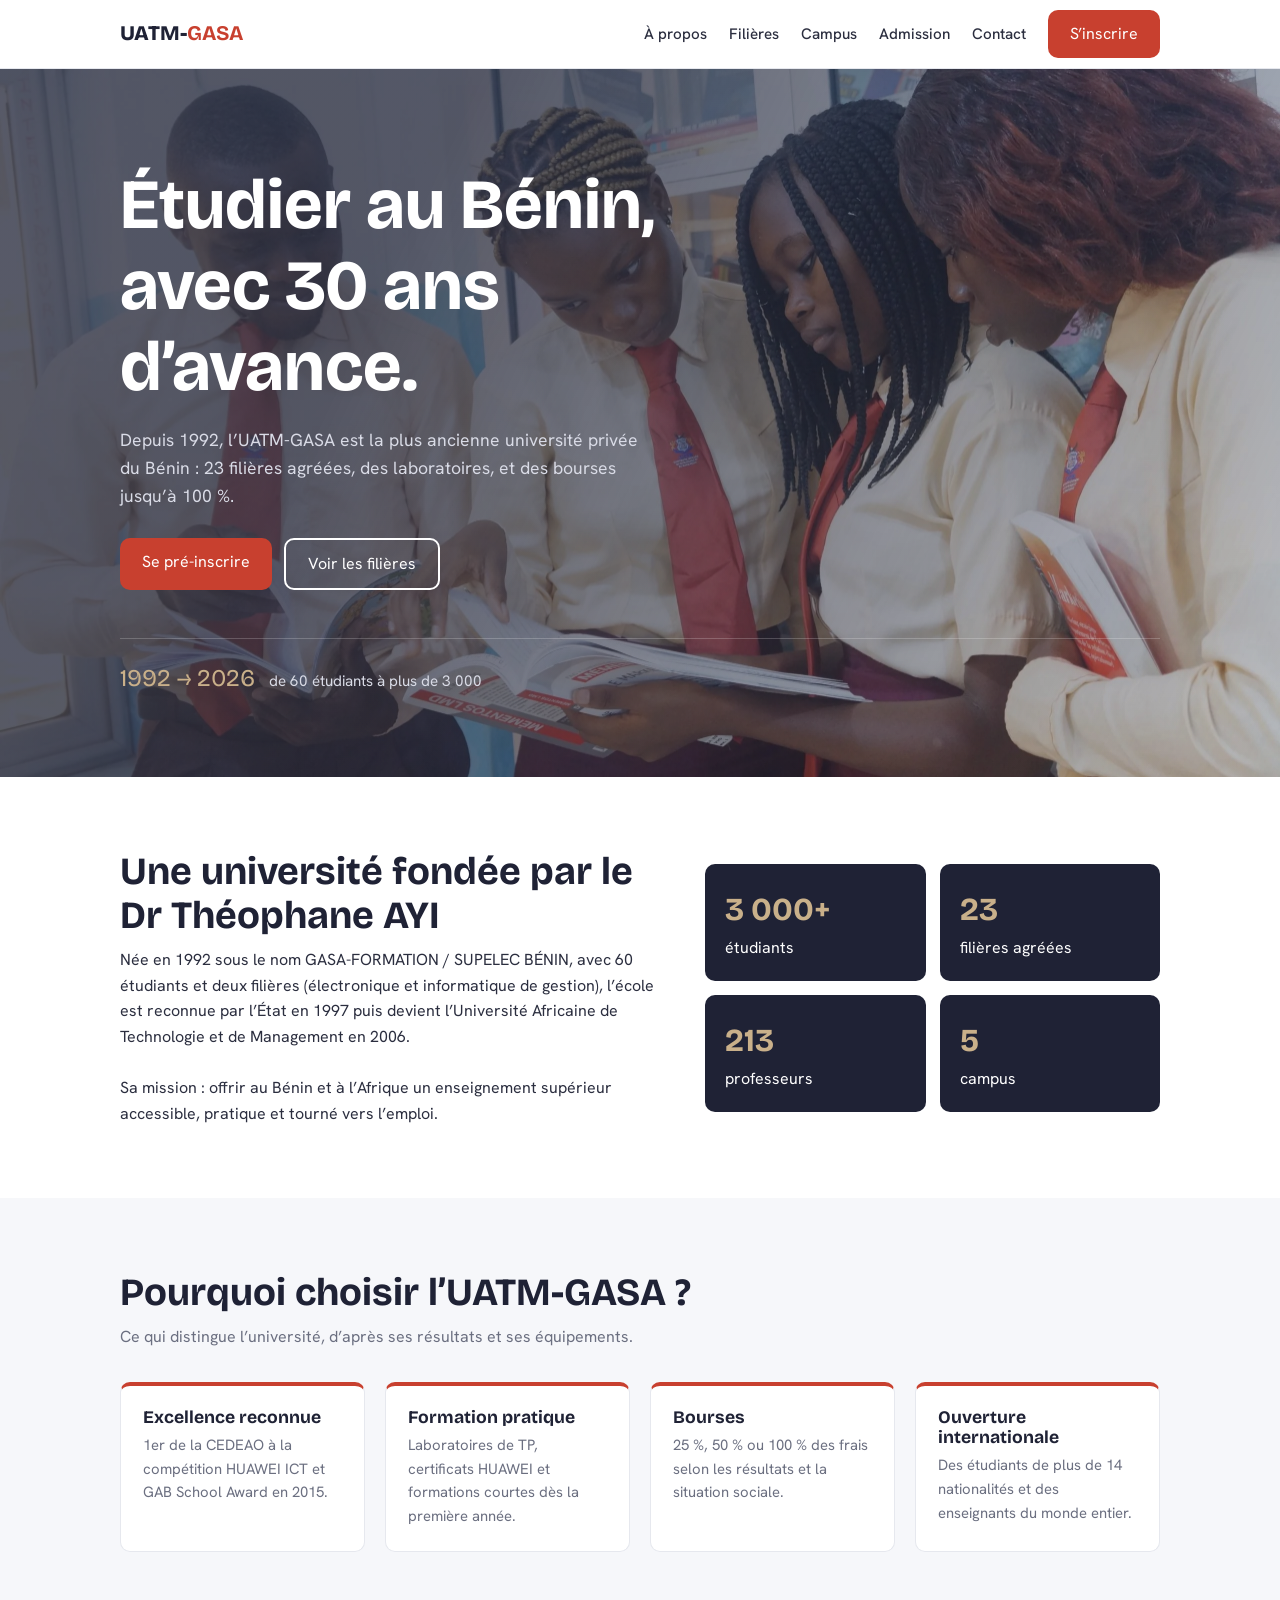
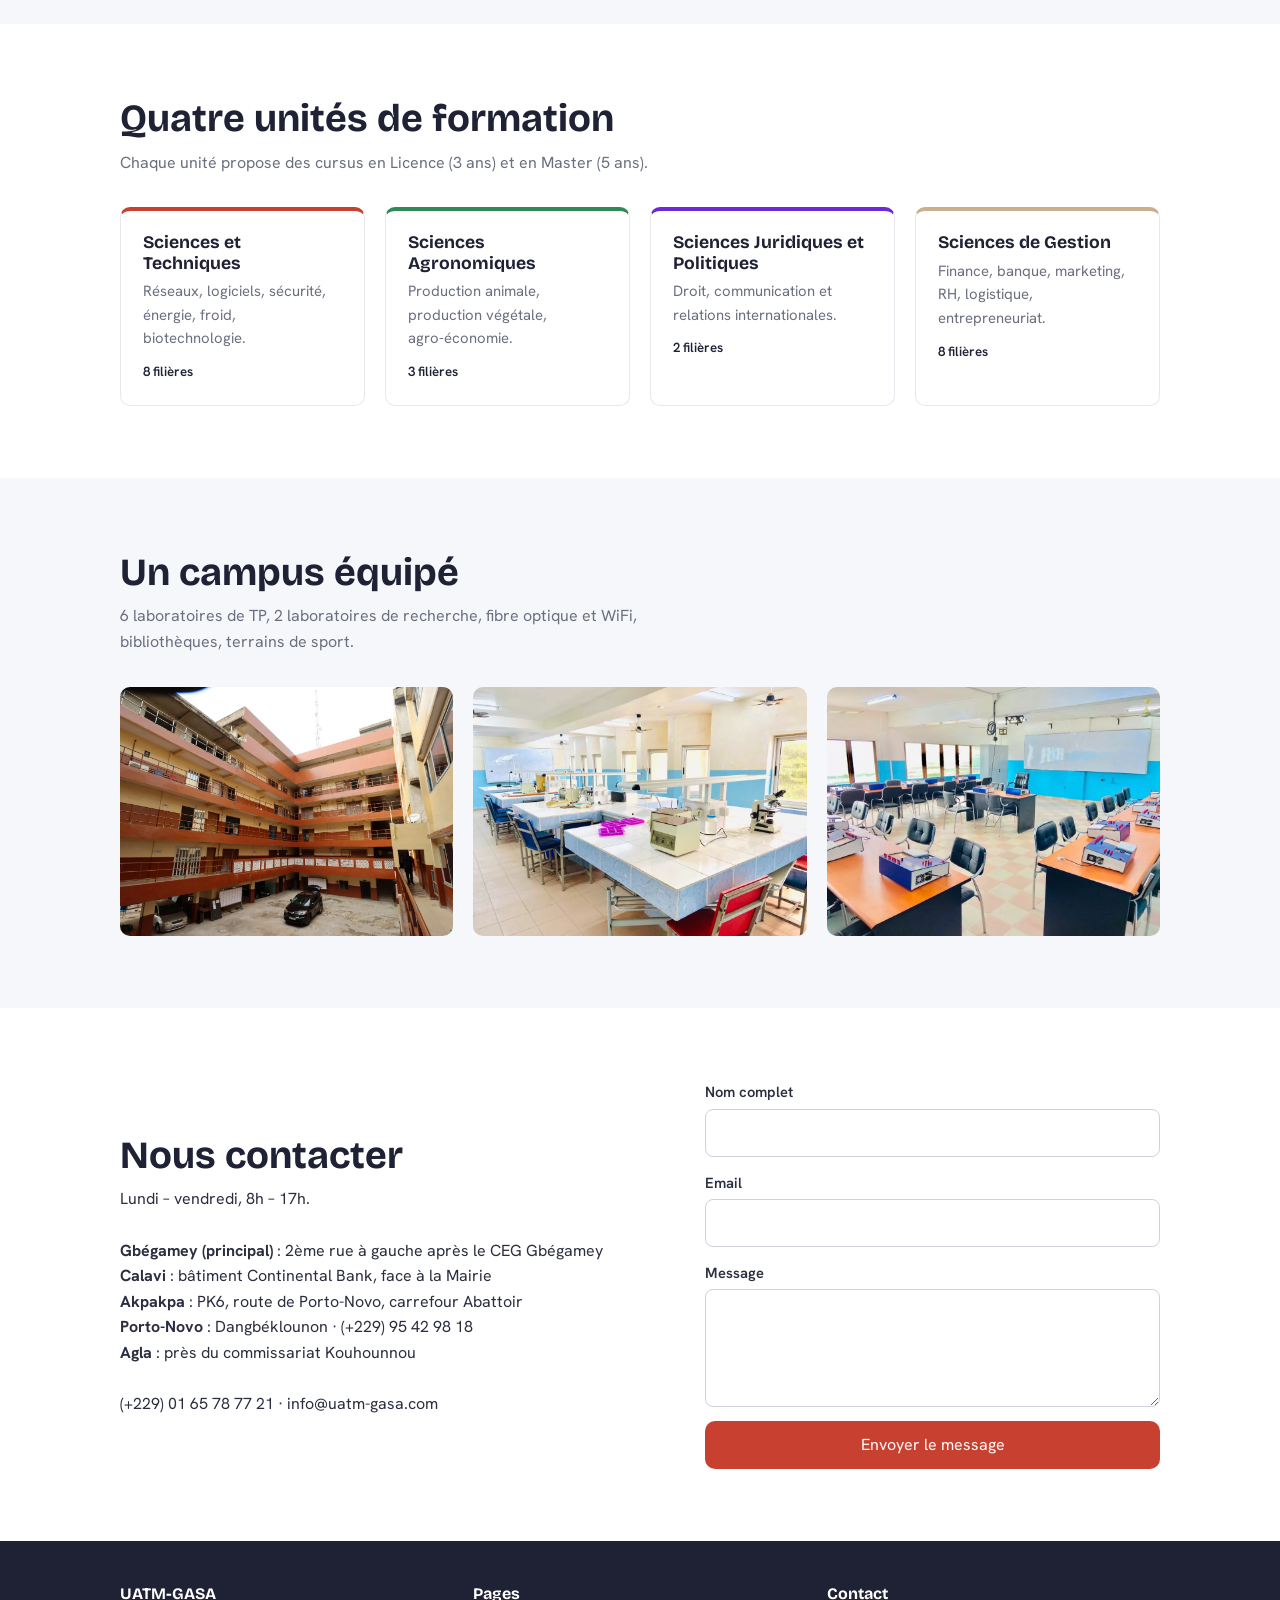
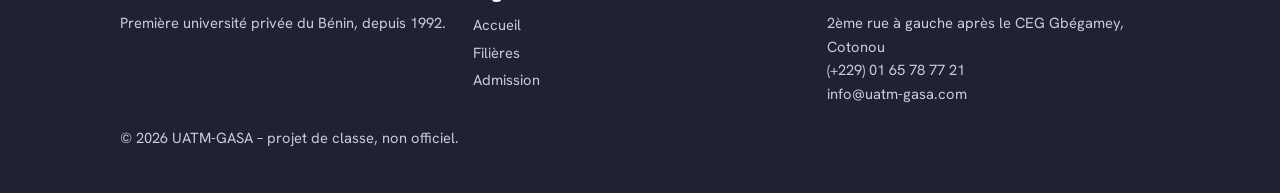
<file: index.html>
<!DOCTYPE html>
<html lang="fr">

<head>
    <meta charset="utf-8">
    <meta name="viewport" content="width=device-width,initial-scale=1">
    <title>Accueil – UATM-GASA</title>
    <link rel="preconnect" href="https://fonts.googleapis.com">
    <link
        href="https://fonts.googleapis.com/css2?family=Bricolage+Grotesque:wght@600;800&family=Hanken+Grotesk:wght@400;500;600&display=swap"
        rel="stylesheet">
    <link rel="stylesheet" href="css/style.css">
</head>

<body>
    <header>
        <div class="wrap bar"><a class="logo" href="index.html">UATM-<b>GASA</b></a><button id="menu" aria-label="Menu"
                aria-expanded="false">☰</button>
            <nav><a href="index.html#apropos">À propos</a><a href="pages/filieres.html">Filières</a><a
                    href="index.html#campus">Campus</a><a href="pages/admission.html">Admission</a><a
                    href="index.html#contact">Contact</a><a class="btn"
                    href="pages/admission.html#preinscription">S’inscrire</a></nav>
        </div>
    </header>
    <main>
        <section class="hero">
            <div class="wrap">
                <h1>Étudier au Bénin, avec 30 ans d’avance.</h1>
                <p>Depuis 1992, l’UATM-GASA est la plus ancienne université privée du Bénin : 23 filières agréées, des
                    laboratoires, et des bourses jusqu’à 100 %.</p>
                <div class="btns"><a class="btn" href="pages/admission.html#preinscription">Se pré-inscrire</a><a
                        class="btn ghost" href="pages/filieres.html">Voir les filières</a></div>
                <div class="depuis">1992 → 2026 <span>de 60 étudiants à plus de 3 000</span></div>
            </div>
        </section>

        <section id="apropos">
            <div class="wrap split">
                <div>
                    <h2>Une université fondée par le Dr Théophane AYI</h2>
                    <p>Née en 1992 sous le nom GASA-FORMATION / SUPELEC BÉNIN, avec 60 étudiants et deux filières
                        (électronique et informatique de gestion), l’école est reconnue par l’État en 1997 puis devient
                        l’Université Africaine de Technologie et de Management en 2006.</p><br>
                    <p>Sa mission : offrir au Bénin et à l’Afrique un enseignement supérieur accessible, pratique et
                        tourné vers l’emploi.</p>
                </div>
                <div class="chiffres">
                    <div><strong>3 000+</strong>étudiants</div>
                    <div><strong>23</strong>filières agréées</div>
                    <div><strong>213</strong>professeurs</div>
                    <div><strong>5</strong>campus</div>
                </div>
            </div>
        </section>

        <section class="alt" id="pourquoi">
            <div class="wrap">
                <h2>Pourquoi choisir l’UATM-GASA ?</h2>
                <p class="lead">Ce qui distingue l’université, d’après ses résultats et ses équipements.</p>
                <div class="grid">
                    <div class="card">
                        <h3>Excellence reconnue</h3>
                        <p>1er de la CEDEAO à la compétition HUAWEI ICT et GAB School Award en 2015.</p>
                    </div>
                    <div class="card">
                        <h3>Formation pratique</h3>
                        <p>Laboratoires de TP, certificats HUAWEI et formations courtes dès la première année.</p>
                    </div>
                    <div class="card">
                        <h3>Bourses</h3>
                        <p>25 %, 50 % ou 100 % des frais selon les résultats et la situation sociale.</p>
                    </div>
                    <div class="card">
                        <h3>Ouverture internationale</h3>
                        <p>Des étudiants de plus de 14 nationalités et des enseignants du monde entier.</p>
                    </div>
                </div>
            </div>
        </section>

        <section id="ufr">
            <div class="wrap">
                <h2>Quatre unités de formation</h2>
                <p class="lead">Chaque unité propose des cursus en Licence (3 ans) et en Master (5 ans).</p>
                <div class="grid">
                    <a class="card" href="pages/filieres.html#st" style="text-decoration:none">
                        <h3>Sciences et Techniques</h3>
                        <p>Réseaux, logiciels, sécurité, énergie, froid, biotechnologie.</p><small>8 filières</small>
                    </a>
                    <a class="card c-agro" href="pages/filieres.html#ag" style="text-decoration:none">
                        <h3>Sciences Agronomiques</h3>
                        <p>Production animale, production végétale, agro-économie.</p><small>3 filières</small>
                    </a>
                    <a class="card c-jur" href="pages/filieres.html#ju" style="text-decoration:none">
                        <h3>Sciences Juridiques et Politiques</h3>
                        <p>Droit, communication et relations internationales.</p><small>2 filières</small>
                    </a>
                    <a class="card c-ges" href="pages/filieres.html#ge" style="text-decoration:none">
                        <h3>Sciences de Gestion</h3>
                        <p>Finance, banque, marketing, RH, logistique, entrepreneuriat.</p><small>8 filières</small>
                    </a>
                </div>
            </div>
        </section>

        <section class="alt" id="campus">
            <div class="wrap">
                <h2>Un campus équipé</h2>
                <p class="lead">6 laboratoires de TP, 2 laboratoires de recherche, fibre optique et WiFi, bibliothèques,
                    terrains de sport.</p>
                <div class="grid">
                    <div class="ph"><img src="images/campus.jpg" alt="Campus de Gbégamey" onerror="this.remove()"></div>
                    <div class="ph"><img src="images/labo.jpg" alt="Laboratoire de TP" onerror="this.remove()"></div>
                    <div class="ph"><img src="images/agro.jpg" alt="Terres cultivables et bassins"
                            onerror="this.remove()"></div>
                </div>
            </div>
        </section>

        <section id="contact">
            <div class="wrap split">
                <div>
                    <h2>Nous contacter</h2>
                    <p>Lundi – vendredi, 8h – 17h.</p><br>
                    <p><b>Gbégamey (principal)</b> : 2ème rue à gauche après le CEG Gbégamey<br><b>Calavi</b> : bâtiment
                        Continental Bank, face à la Mairie<br><b>Akpakpa</b> : PK6, route de Porto-Novo, carrefour
                        Abattoir<br><b>Porto-Novo</b> : Dangbéklounon · (+229) 95 42 98 18<br><b>Agla</b> : près du
                        commissariat Kouhounnou</p><br>
                    <p>(+229) 01 65 78 77 21 · info@uatm-gasa.com</p>
                </div>
                <form><label>Nom complet<input required name="nom"></label><label>Email<input type="email" required
                            name="email"></label><label>Message<textarea rows="4" required
                            name="msg"></textarea></label><button class="btn">Envoyer le message</button>
                    <p class="ok" role="status">Message envoyé. Nous vous répondrons rapidement.</p>
                </form>
            </div>
        </section>
    </main>
    <footer>
        <div class="wrap">
            <div class="grid">
                <div>
                    <h3>UATM-GASA</h3>
                    <p>Première université privée du Bénin, depuis 1992.</p>
                </div>
                <div>
                    <h3>Pages</h3><a href="index.html">Accueil</a><a href="pages/filieres.html">Filières</a><a
                        href="pages/admission.html">Admission</a>
                </div>
                <div>
                    <h3>Contact</h3>
                    <p>2ème rue à gauche après le CEG Gbégamey, Cotonou<br>(+229) 01 65 78 77 21<br>info@uatm-gasa.com
                    </p>
                </div>
            </div>
            <p>© 2026 UATM-GASA – projet de classe, non officiel.</p>
        </div>
    </footer>
    <script src="js/script.js"></script>
</body>

</html>
</file>
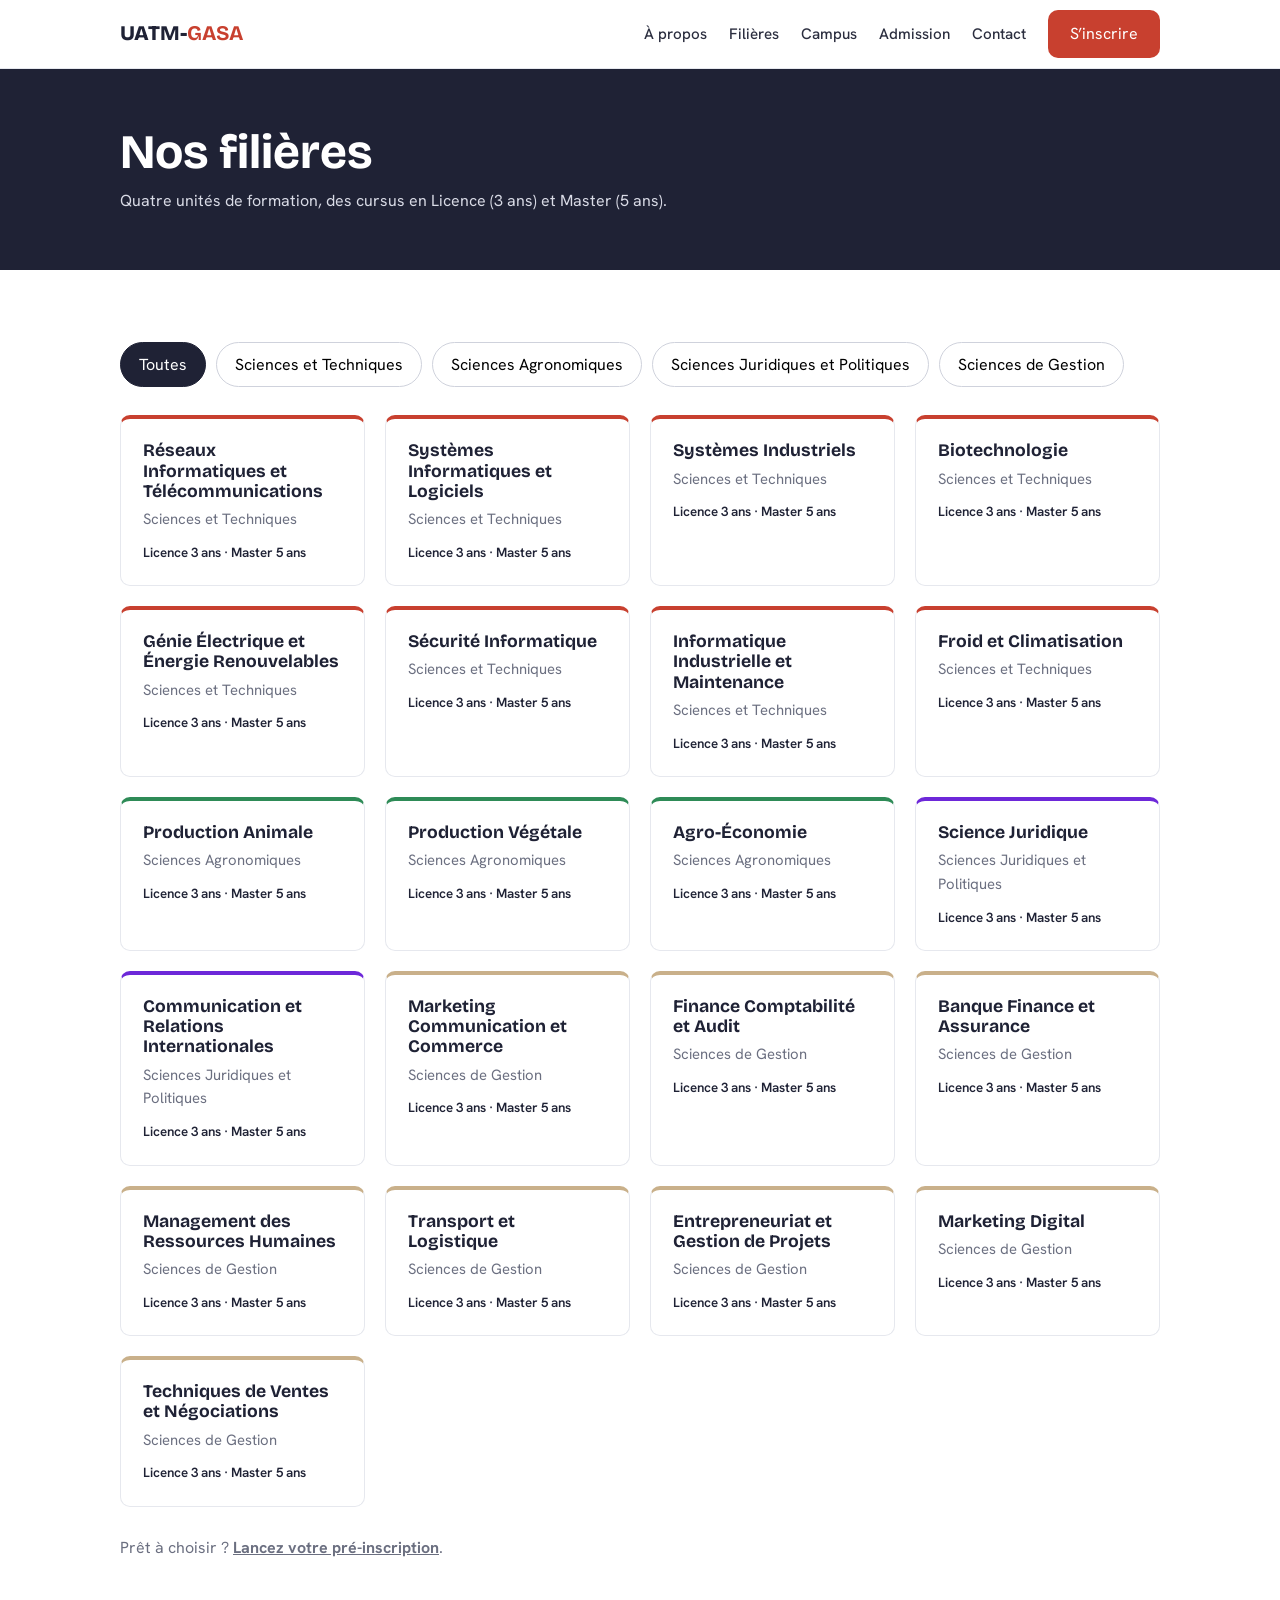
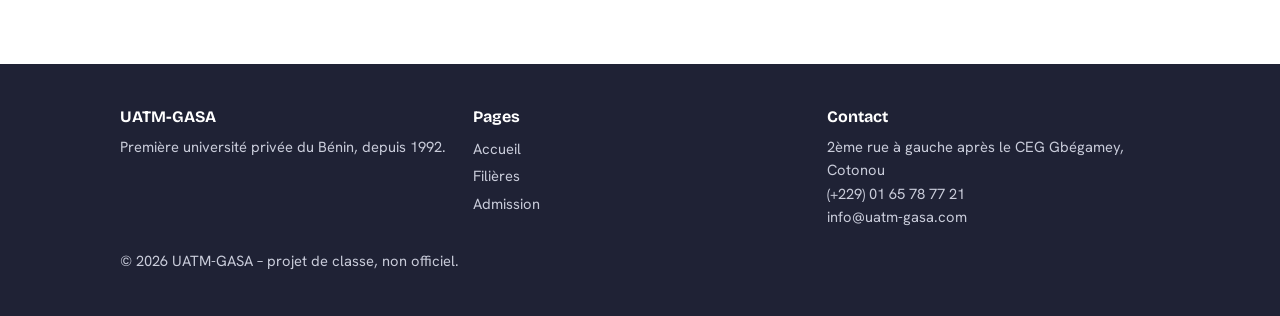
<file: pages/filieres.html>
<!DOCTYPE html>
<html lang="fr">

<head>
    <meta charset="utf-8">
    <meta name="viewport" content="width=device-width,initial-scale=1">
    <title>Filières – UATM-GASA</title>
    <link rel="preconnect" href="https://fonts.googleapis.com">
    <link
        href="https://fonts.googleapis.com/css2?family=Bricolage+Grotesque:wght@600;800&family=Hanken+Grotesk:wght@400;500;600&display=swap"
        rel="stylesheet">
    <link rel="stylesheet" href="../css/style.css">
</head>

<body>
    <header>
        <div class="wrap bar"><a class="logo" href="../index.html">UATM-<b>GASA</b></a><button id="menu" aria-label="Menu"
                aria-expanded="false">☰</button>
            <nav><a href="../index.html#apropos">À propos</a><a href="filieres.html">Filières</a><a
                    href="../index.html#campus">Campus</a><a href="admission.html">Admission</a><a
                    href="../index.html#contact">Contact</a><a class="btn"
                    href="admission.html#preinscription">S’inscrire</a></nav>
        </div>
    </header>
    <main>
        <div class="page-title">
            <div class="wrap">
                <h1>Nos filières</h1>
                <p>Quatre unités de formation, des cursus en Licence (3 ans) et Master (5 ans).</p>
            </div>
        </div>
        <section>
            <div class="wrap">
                <div class="tabs" id="tabs" role="group" aria-label="Filtrer par unité"></div>
                <div class="grid" id="filieres"></div>
                <p class="lead" style="margin-top:28px">Prêt à choisir ? <a
                        href="admission.html#preinscription"><b>Lancez votre pré-inscription</b></a>.</p>
            </div>
        </section>
    </main>
    <footer>
        <div class="wrap">
            <div class="grid">
                <div>
                    <h3>UATM-GASA</h3>
                    <p>Première université privée du Bénin, depuis 1992.</p>
                </div>
                <div>
                    <h3>Pages</h3><a href="../index.html">Accueil</a><a href="filieres.html">Filières</a><a
                        href="admission.html">Admission</a>
                </div>
                <div>
                    <h3>Contact</h3>
                    <p>2ème rue à gauche après le CEG Gbégamey, Cotonou<br>(+229) 01 65 78 77 21<br>info@uatm-gasa.com
                    </p>
                </div>
            </div>
            <p>© 2026 UATM-GASA – projet de classe, non officiel.</p>
        </div>
    </footer>
    <script src="../js/script.js"></script>
</body>

</html>
</file>
<file: css/style.css>
:root {
    --nuit: #1f2235;
    --rouge: #c8402f;
    --sable: #c9b08a;
    --fond: #f6f7fa;
    --texte: #2b2e3f;
    --gris: #6b6f80;
    --vert: #2e8b57;
    --violet: #6d28d9;
    --r: 10px
}

* {
    box-sizing: border-box;
    margin: 0
}

html {
    scroll-behavior: smooth;
    scroll-padding-top: 76px
}

body {
    font-family: 'Hanken Grotesk', sans-serif;
    color: var(--texte);
    line-height: 1.6;
    background: #fff
}

h1,
h2,
h3 {
    font-family: 'Bricolage Grotesque', sans-serif;
    line-height: 1.15;
    color: var(--nuit)
}

h2 {
    font-size: clamp(1.7rem, 3.5vw, 2.4rem);
    margin-bottom: .6rem
}

a {
    color: inherit
}

:focus-visible {
    outline: 3px solid var(--sable);
    outline-offset: 2px
}

.wrap {
    max-width: 1080px;
    margin: auto;
    padding: 0 20px
}

section {
    padding: 72px 0
}

.alt {
    background: var(--fond)
}

.lead {
    color: var(--gris);
    max-width: 60ch;
    margin-bottom: 32px
}

/* header */
header {
    position: sticky;
    top: 0;
    z-index: 10;
    background: #fff;
    border-bottom: 1px solid #e6e8ee
}

.bar {
    display: flex;
    align-items: center;
    justify-content: space-between;
    height: 68px
}

.logo {
    font-family: 'Bricolage Grotesque', sans-serif;
    font-weight: 800;
    font-size: 1.3rem;
    text-decoration: none;
    color: var(--nuit)
}

.logo b {
    color: var(--rouge)
}

nav {
    display: flex;
    gap: 22px;
    align-items: center
}

nav a {
    text-decoration: none;
    font-weight: 500;
    font-size: .95rem
}

nav a:hover {
    color: var(--rouge)
}

.btn {
    display: inline-block;
    background: var(--rouge);
    color: #fff !important;
    padding: 11px 22px;
    border-radius: var(--r);
    font-weight: 600;
    border: 0;
    cursor: pointer;
    font: inherit;
    text-decoration: none
}

.btn:hover {
    background: #a9331f
}

.btn.ghost {
    background: transparent;
    border: 2px solid #fff
}

.btn.ghost:hover {
    background: #ffffff22
}

#menu {
    display: none;
    background: none;
    border: 0;
    font-size: 1.6rem;
    cursor: pointer
}

/* hero */
.hero {
  background:
    linear-gradient(
      115deg,
      rgba(31, 34, 53, .75) 30%,
      rgba(31, 34, 53, .25)
    ),
    url(../images/hero.jpg) center / cover no-repeat,
    #1f2235;
  color: #fff;
  padding: 96px 0 80px;
}
.hero h1 {
    color: #fff;
    font-size: clamp(2.4rem, 6vw, 4.4rem);
    max-width: 15ch
}

.hero p {
    max-width: 52ch;
    margin: 18px 0 28px;
    color: #d9dbe6;
    font-size: 1.1rem
}

.hero .btns {
    display: flex;
    gap: 12px;
    flex-wrap: wrap
}

.depuis {
    display: flex;
    align-items: baseline;
    gap: 14px;
    margin-top: 48px;
    border-top: 1px solid #ffffff33;
    padding-top: 20px;
    font-family: 'Bricolage Grotesque', sans-serif;
    color: var(--sable);
    font-size: 1.5rem
}

.depuis span {
    font-size: .95rem;
    color: #d9dbe6;
    font-family: 'Hanken Grotesk', sans-serif
}

.page-title {
    background: var(--nuit);
    color: #fff;
    padding: 56px 0
}

.page-title h1 {
    color: #fff;
    font-size: clamp(2rem, 5vw, 3rem)
}

.page-title p {
    color: #d9dbe6;
    margin-top: 8px
}

/* grilles */
.grid {
    display: grid;
    gap: 20px;
    grid-template-columns: repeat(auto-fit, minmax(230px, 1fr))
}

.card {
    background: #fff;
    border: 1px solid #e6e8ee;
    border-radius: var(--r);
    padding: 22px;
    border-top: 4px solid var(--rouge)
}

.card h3 {
    font-size: 1.1rem;
    margin-bottom: 6px
}

.card p {
    font-size: .93rem;
    color: var(--gris)
}

.card small {
    display: block;
    margin-top: 10px;
    font-weight: 600;
    color: var(--nuit)
}

.c-agro {
    border-top-color: var(--vert)
}

.c-jur {
    border-top-color: var(--violet)
}

.c-ges {
    border-top-color: var(--sable)
}

.split {
    display: grid;
    gap: 40px;
    grid-template-columns: 1.2fr 1fr;
    align-items: center
}

.chiffres {
    display: grid;
    grid-template-columns: 1fr 1fr;
    gap: 14px
}

.chiffres div {
    background: var(--nuit);
    color: #fff;
    padding: 20px;
    border-radius: var(--r)
}

.chiffres strong {
    display: block;
    font-family: 'Bricolage Grotesque', sans-serif;
    font-size: 2rem;
    color: var(--sable)
}

.ph {
    min-height: 200px;
    border-radius: var(--r);
    background: repeating-linear-gradient(45deg, #e9ebf2, #e9ebf2 12px, #f2f3f8 12px, #f2f3f8 24px);
    display: grid;
    place-items: center;
    color: var(--gris);
    font-size: .85rem
}

.ph img {
    width: 100%;
    height: 100%;
    object-fit: cover;
    border-radius: var(--r)
}

/* filieres */
.tabs {
    display: flex;
    gap: 10px;
    flex-wrap: wrap;
    margin-bottom: 28px
}

.tabs button {
    padding: 9px 18px;
    border-radius: 99px;
    border: 1px solid #cfd2dc;
    background: #fff;
    font: inherit;
    cursor: pointer
}

.tabs button[aria-pressed=true] {
    background: var(--nuit);
    color: #fff;
    border-color: var(--nuit)
}

/* admission */
.steps {
    list-style: none;
    padding: 0;
    counter-reset: s;
    display: grid;
    gap: 14px
}

.steps li {
    counter-increment: s;
    display: flex;
    gap: 16px;
    align-items: flex-start;
    background: #fff;
    padding: 16px 20px;
    border-radius: var(--r);
    border: 1px solid #e6e8ee
}

.steps li::before {
    content: counter(s);
    flex: none;
    width: 34px;
    height: 34px;
    border-radius: 50%;
    background: var(--rouge);
    color: #fff;
    display: grid;
    place-items: center;
    font-weight: 700
}

.bourses .card strong {
    font-family: 'Bricolage Grotesque', sans-serif;
    font-size: 2.2rem;
    color: var(--rouge);
    display: block
}

form {
    display: grid;
    gap: 14px;
    max-width: 560px
}

label {
    display: grid;
    gap: 5px;
    font-weight: 600;
    font-size: .92rem
}

input,
select,
textarea {
    font: inherit;
    padding: 11px 12px;
    border: 1px solid #cfd2dc;
    border-radius: 8px;
    width: 100%
}

.ok {
    display: none;
    background: #e7f5ec;
    color: #1d6b3f;
    padding: 12px 16px;
    border-radius: 8px;
    font-weight: 600
}

details {
    background: #fff;
    border: 1px solid #e6e8ee;
    border-radius: var(--r);
    padding: 14px 18px;
    margin-bottom: 10px
}

summary {
    cursor: pointer;
    font-weight: 600
}

details p {
    margin-top: 8px;
    color: var(--gris)
}

/* footer */
footer {
    background: var(--nuit);
    color: #c9ccda;
    padding: 44px 0;
    font-size: .92rem
}

footer .grid {
    margin-bottom: 20px
}

footer h3 {
    color: #fff;
    font-size: 1rem;
    margin-bottom: 8px
}

footer a {
    display: block;
    text-decoration: none;
    padding: 2px 0
}

footer a:hover {
    color: var(--sable)
}

@media(max-width:760px) {
    #menu {
        display: block
    }

    nav {
        display: none;
        position: absolute;
        top: 68px;
        left: 0;
        right: 0;
        background: #fff;
        flex-direction: column;
        align-items: flex-start;
        padding: 16px 20px;
        border-bottom: 1px solid #e6e8ee
    }

    nav.open {
        display: flex
    }

    .split {
        grid-template-columns: 1fr
    }

    section {
        padding: 52px 0
    }
}

@media(prefers-reduced-motion:reduce) {
    html {
        scroll-behavior: auto
    }
}
</file>
